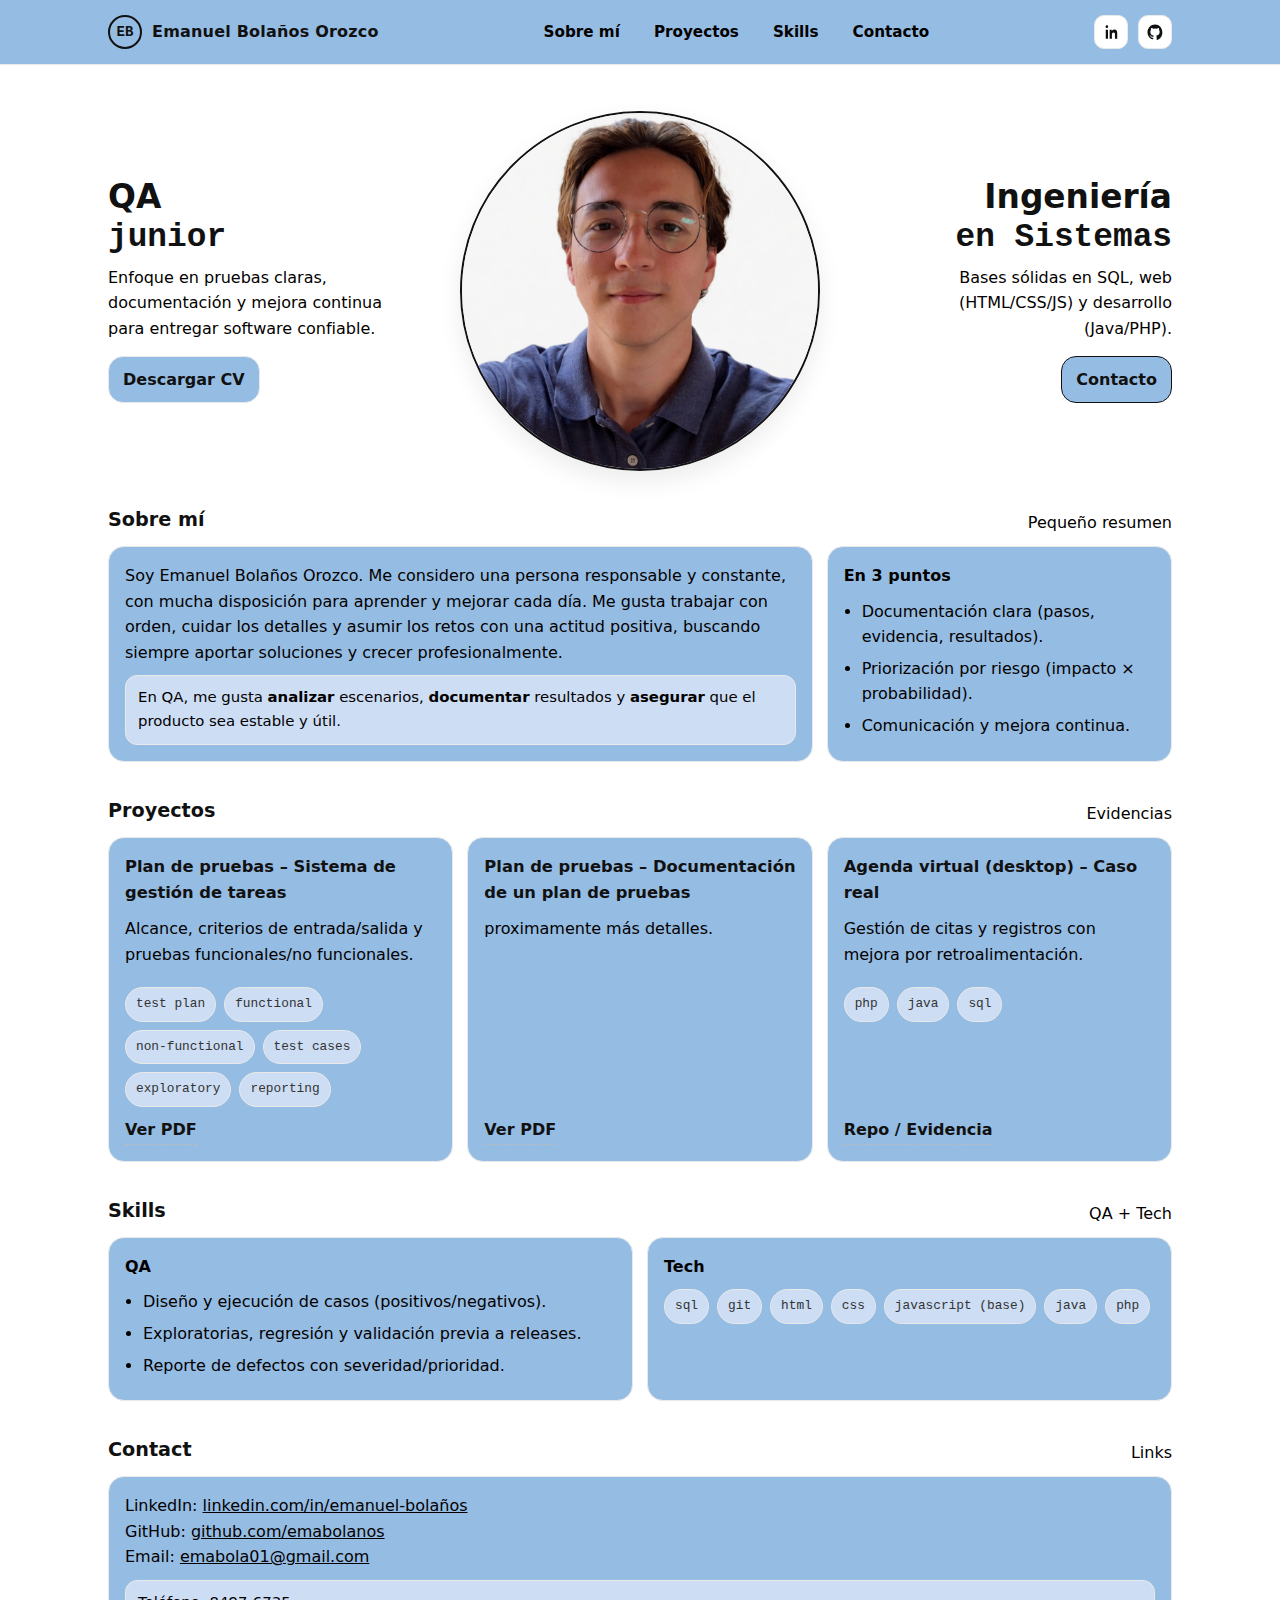
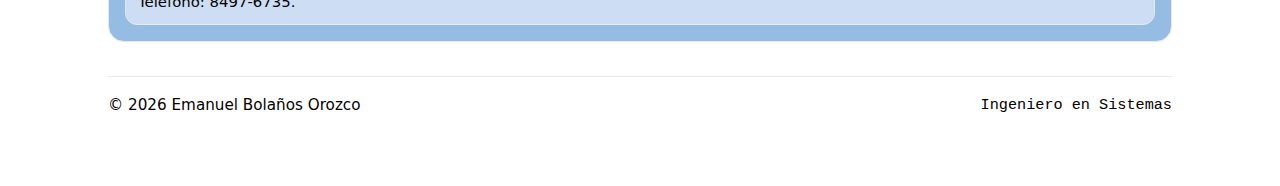
<file: index.html>
<!doctype html>
<html lang="es">
  <head>
    <meta charset="utf-8" />
    <meta name="viewport" content="width=device-width, initial-scale=1" />
    <meta http-equiv="refresh" content="0; url=./portafolio/" />
    <title>Redirecting…</title>
  </head>
  <body>
    <p>Redirigiendo a <a href="./portafolio/">/portafolio/</a>…</p>
  </body>
</html>
</file>
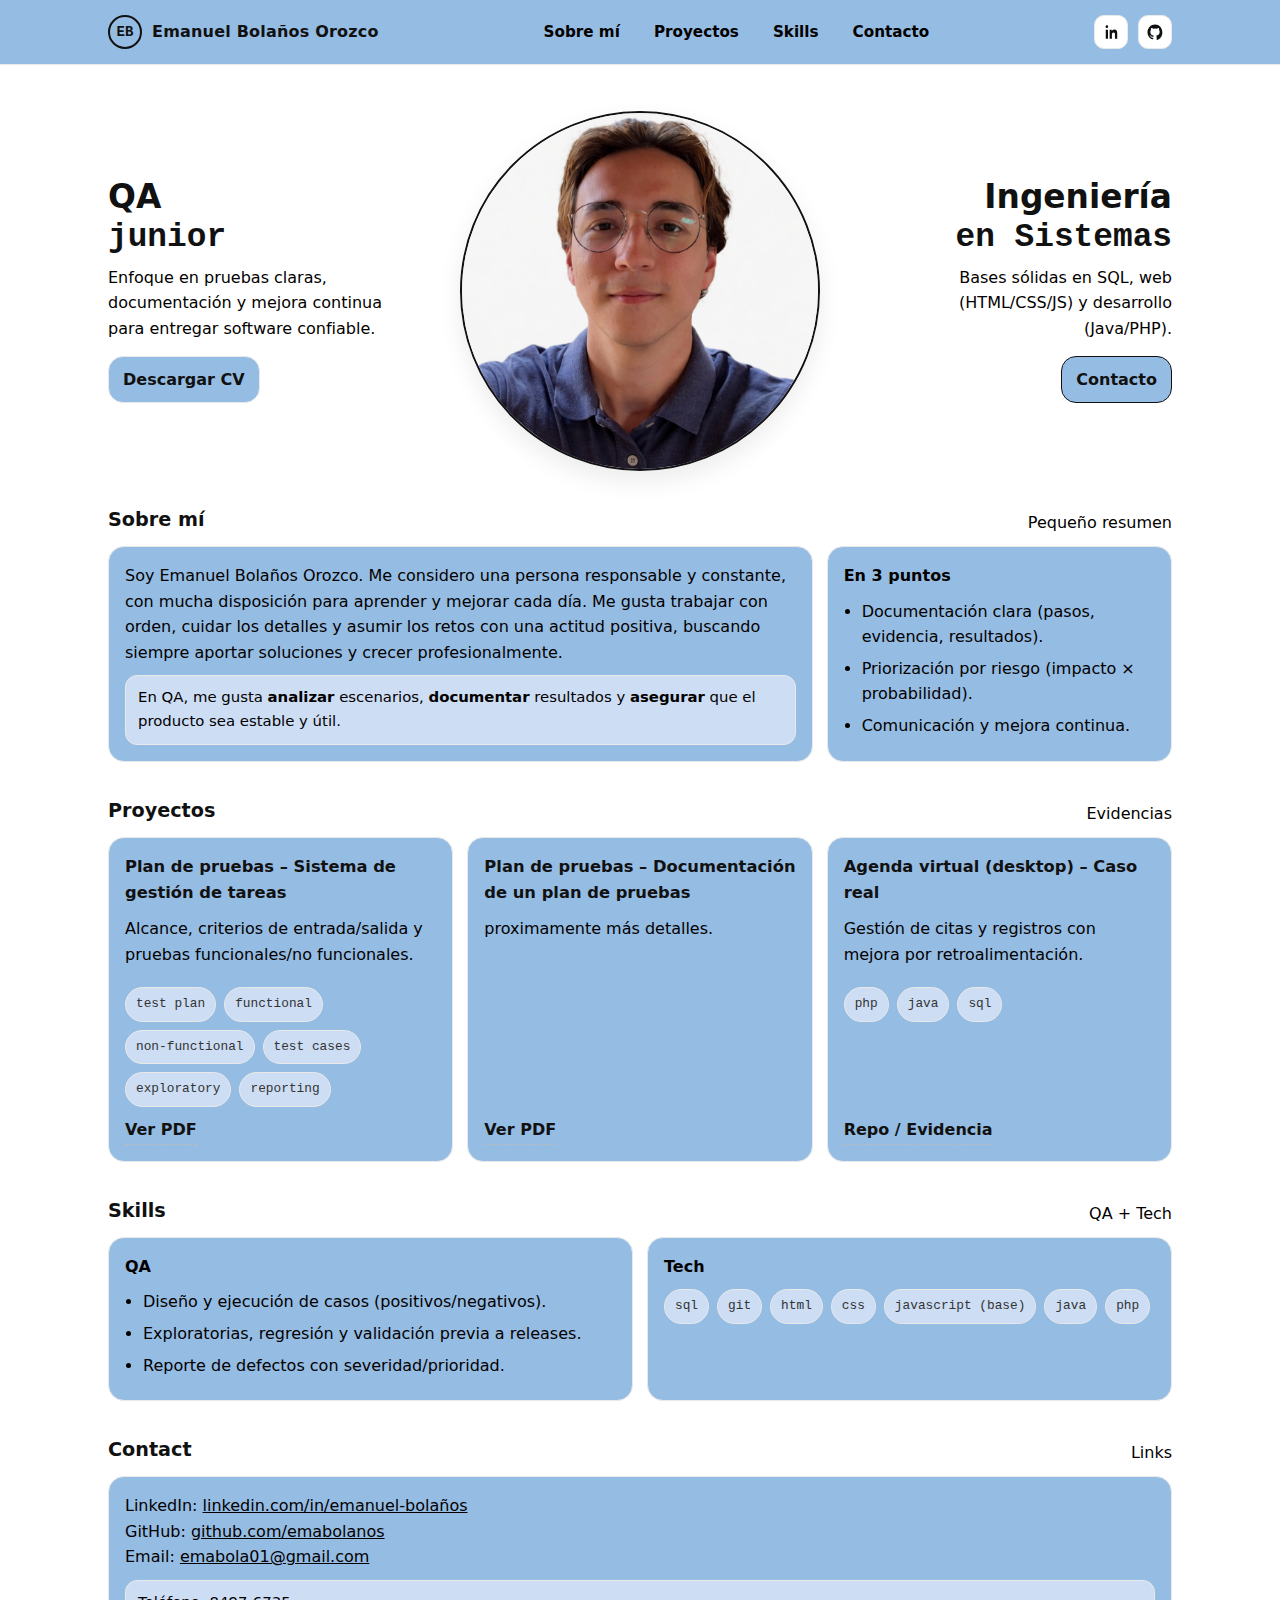
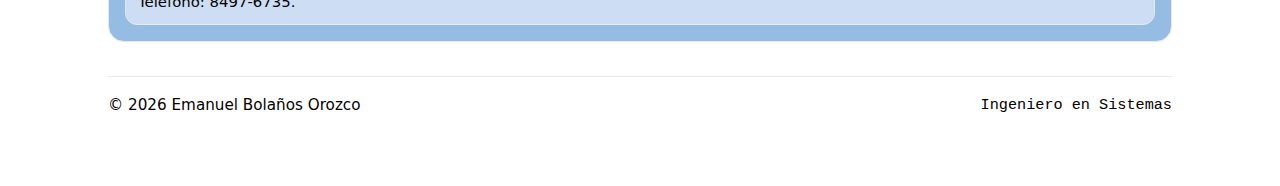
<file: portafolio/index.html>
<!doctype html>
<html lang="es">
<head>
  <meta charset="utf-8" />
  <meta name="viewport" content="width=device-width,initial-scale=1" />
  <meta name="description" content="Portafolio de Emanuel Bolaños Orozco (QA / Ingeniería en Sistemas): experiencia, proyectos y certificaciones." />
  <title>Emanuel Bolaños Orozco | QA & Ingeniería en Sistemas</title>
  <link rel="stylesheet" href="styles.css" />
</head>

<body>
  <!-- Top bar -->
  <header class="nav">
    <div class="nav-inner">
      <a class="brand" href="#top" aria-label="Ir al inicio">
        <span class="logo">EB</span>
        <span>Emanuel Bolaños Orozco</span>
      </a>

      <nav class="navlinks" aria-label="Navegación">
        <a href="#about">Sobre mí</a>
        <a href="#portfolio">Proyectos</a>
        <a href="#skills">Skills</a>
        <a href="#contact">Contacto</a>
      </nav>

      <div class="social" aria-label="Redes">
        <!-- LinkedIn -->
        <a class="iconbtn" href="https://www.linkedin.com/in/emanuel-bola%C3%B1os/" target="_blank" rel="noreferrer" aria-label="LinkedIn">
          <svg class="icon" viewBox="0 0 24 24" fill="none" aria-hidden="true">
            <path d="M6.5 6.7a1.8 1.8 0 1 1 0-3.6 1.8 1.8 0 0 1 0 3.6ZM5 21V9h3v12H5Zm5.3-12H13v1.6h.1c.4-.8 1.6-1.8 3.2-1.8 3.4 0 4 2.2 4 5.1V21h-3v-5.4c0-1.3 0-3-1.9-3s-2.2 1.4-2.2 2.9V21h-3V9Z" fill="#111"/>
          </svg>
        </a>
        <!-- GitHub -->
        <a class="iconbtn" href="https://github.com/emabolanos" target="_blank" rel="noreferrer" aria-label="GitHub">
          <svg class="icon" viewBox="0 0 24 24" fill="none" aria-hidden="true">
            <path d="M12 2C6.5 2 2 6.6 2 12.2c0 4.5 2.9 8.3 6.9 9.6.5.1.7-.2.7-.5v-1.8c-2.8.6-3.4-1.2-3.4-1.2-.4-1.2-1.1-1.5-1.1-1.5-.9-.6.1-.6.1-.6 1 .1 1.6 1.1 1.6 1.1.9 1.6 2.4 1.1 3 .9.1-.7.4-1.1.6-1.4-2.2-.3-4.6-1.1-4.6-5 0-1.1.4-2 .9-2.7-.1-.3-.4-1.2.1-2.5 0 0 .8-.3 2.7 1a9.2 9.2 0 0 1 5 0c1.9-1.3 2.7-1 2.7-1 .5 1.3.2 2.2.1 2.5.6.7.9 1.6.9 2.7 0 3.9-2.4 4.7-4.7 5 .4.3.7 1 .7 2.1v3.1c0 .3.2.6.7.5 4-1.3 6.9-5.1 6.9-9.6C22 6.6 17.5 2 12 2Z" fill="#111"/>
          </svg>
        </a>
      </div>
    </div>
  </header>

  <main class="wrap" id="top">
    <!-- HERO (clean split like the reference) -->
    <section class="hero" aria-label="Introducción">
      <div class="hero-side left">
        <h1>QA<br><span class="mono">junior</span></h1>
        <p class="tagline">Enfoque en pruebas claras, documentación y mejora continua para entregar software confiable.</p>

        <div class="hero-actions">
          <a class="btn ghost" href="assets/CV Emanuel Bolaños Orozco.pdf" download>Descargar CV</a>
        </div>
      </div>

      <div class="hero-photo">
        <!-- FOTO: reemplazá el src por tu imagen (ej: assets/profile.jpg) -->
        <div class="avatar" title="Emanuel">
          <img src="assets/ema.png" alt="Emanuel" />
        </div>
      </div>

      <div class="hero-side right">
        <h1>Ingeniería<br><span class="mono">en Sistemas</span></h1>
        <p class="tagline">Bases sólidas en SQL, web (HTML/CSS/JS) y desarrollo (Java/PHP).</p>

        <div class="hero-actions" style="justify-content:flex-end;">
          <a class="btn" href="#contact">Contacto</a>
        </div>
      </div>
    </section>

    <!-- ABOUT -->
    <section id="about" class="section">
      <div class="section-title">
        <h2>Sobre mí</h2>
        <p>Pequeño resumen</p>
      </div>

      <div class="grid">
        <div class="card col-8">
          <div class="content">
            <p class="p">
              Soy Emanuel Bolaños Orozco. Me considero una persona responsable y constante, con mucha disposición para aprender y mejorar cada día. Me gusta trabajar con orden, cuidar los detalles y asumir los retos con una actitud positiva, buscando siempre aportar soluciones y crecer profesionalmente.
            </p>
            <div class="note">
               En QA, me gusta <strong>analizar</strong> escenarios, <strong>documentar</strong> resultados y <strong>asegurar</strong> que el producto sea estable y útil.
            </div>
          </div>
        </div>

        <div class="card col-4">
          <div class="content">
            <p class="p"><strong>En 3 puntos</strong></p>
            <ul class="clean">
              <li>Documentación clara (pasos, evidencia, resultados).</li>
              <li>Priorización por riesgo (impacto × probabilidad).</li>
              <li>Comunicación y mejora continua.</li>
            </ul>
          </div>
        </div>
      </div>
    </section>

    <!-- PORTFOLIO -->
    <section id="portfolio" class="section">
      <div class="section-title">
        <h2>Proyectos</h2>
        <p>Evidencias</p>
      </div>

      <div class="grid">
        <div class="project col-4">
          <h3>Plan de pruebas – Sistema de gestión de tareas</h3>
          <p>Alcance, criterios de entrada/salida y pruebas funcionales/no funcionales.</p>
          <div class="tags">
            <span class="tag">test plan</span><span class="tag">functional</span><span class="tag">non-functional</span> <span class="tag">test cases</span><span class="tag">exploratory</span><span class="tag">reporting</span>
          </div>
          <div class="links">
            <a href="assets/plan de pruebas.pdf" target="_blank" rel="noreferrer">Ver PDF</a>
          </div>
        </div>

        <div class="project col-4">
          <h3>Plan de pruebas – Documentación de un plan de pruebas</h3>
          <p>proximamente más detalles.</p>
          <div class="tags">
            <!-- <span class="tag">test plan</span><span class="tag">functional</span><span class="tag">non-functional</span> <span class="tag">test cases</span><span class="tag">exploratory</span><span class="tag">reporting</span> -->
          </div>
          <div class="links">
            <a href="assets/plan-de-pruebas.pdf" target="_blank" rel="noreferrer">Ver PDF</a>
          </div>
        </div>

        <div class="project col-4">
          <h3>Agenda virtual (desktop) – Caso real</h3>
          <p>Gestión de citas y registros con mejora por retroalimentación.</p>
          <div class="tags">
            <span class="tag">php</span><span class="tag">java</span><span class="tag">sql</span>
          </div>
          <div class="links">
            <a href="https://github.com/emabolanos/agenda-clinica" target="_blank" rel="noreferrer">Repo / Evidencia</a>
          </div>
        </div>
      </div>

      <!--<div class="note">
        Tip: por si se me ocurre una nota
      </div> -->
    </section>

    <!-- SKILLS -->
    <section id="skills" class="section">
      <div class="section-title">
        <h2>Skills</h2>
        <p>QA + Tech</p>
      </div>

      <div class="grid">
        <div class="card col-6">
          <div class="content">
            <p class="p"><strong>QA</strong></p>
            <ul class="clean">
              <li>Diseño y ejecución de casos (positivos/negativos).</li>
              <li>Exploratorias, regresión y validación previa a releases.</li>
              <li>Reporte de defectos con severidad/prioridad.</li>
            </ul>
          </div>
        </div>

        <div class="card col-6">
          <div class="content">
            <p class="p"><strong>Tech</strong></p>
            <div class="tags">
              <span class="tag">sql</span><span class="tag">git</span><span class="tag">html</span><span class="tag">css</span>
              <span class="tag">javascript (base)</span><span class="tag">java</span><span class="tag">php</span>
            </div>
          </div>
        </div>
      </div>
    </section>

    <!-- CONTACT -->
    <section id="contact" class="section">
      <div class="section-title">
        <h2>Contact</h2>
        <p>Links</p>
      </div>

      <div class="card">
        <div class="content">
          <p class="p">
            LinkedIn: <a href="https://www.linkedin.com/in/emanuel-bola%C3%B1os/" target="_blank" rel="noreferrer">linkedin.com/in/emanuel-bolaños</a><br/>
            GitHub: <a href="https://github.com/emabolanos" target="_blank" rel="noreferrer">github.com/emabolanos</a><br/>
            Email: <a href="https://emabola01@gmail.com">emabola01@gmail.com</a>
          </p>
          <div class="note">
            Teléfono: 8497-6735.
          </div>
        </div>
      </div>
    </section>

    <footer class="footer">
      <span>© <span id="y"></span> Emanuel Bolaños Orozco</span>
      <span style="font-family:var(--mono)">Ingeniero en Sistemas</span>
    </footer>
  </main>

  <script>
    document.getElementById("y").textContent = new Date().getFullYear();
  </script>
</body>
</html>
</file>
<file: portafolio/styles.css>
:root{
  --bg: #ffffff;
  --text: #111111;
  --muted: #030000;
  --line: #e9e9e9;
  --soft: #dae5f7cc;
  --shadow: 0 10px 24px rgba(0,0,0,.08);
  --radius: 16px;
  --max: 1100px;
  --mono: ui-monospace, SFMono-Regular, Menlo, Monaco, Consolas, "Liberation Mono","Courier New", monospace;
  --sans: ui-sans-serif, system-ui, -apple-system, Segoe UI, Roboto, Helvetica, Arial, "Apple Color Emoji","Segoe UI Emoji";
}

*{ box-sizing: border-box; }
html,body{ height: 100%; }
body{
  margin: 0;
  font-family: var(--sans);
  color: var(--text);
  background: var(--bg);
  line-height: 1.6;
}

a{ color: inherit; }
.wrap{
  max-width: var(--max);
  margin: 0 auto;
  padding: 22px 18px 68px;
}

/* Top bar */
.nav{
  position: sticky;
  top: 0;
  z-index: 20;
  background: #95bce3;
  backdrop-filter: blur(10px);
  border-bottom: 1px solid var(--line);
}
.nav-inner{
  max-width: var(--max);
  margin: 0 auto;
  padding: 12px 18px;
  display: flex;
  align-items: center;
  justify-content: space-between;
  gap: 12px;
  font-weight: 800;
}
.brand{
  display:flex;
  align-items:center;
  gap:10px;
  font-weight: 900;
  text-decoration: none;
  letter-spacing: .2px;
}
.logo{
  width: 34px; height: 34px;
  border: 2px solid var(--text);
  border-radius: 999px;
  display:grid;
  place-items:center;
  font-family: var(--mono);
  font-weight: 900;
  font-size: 14px;
}
.navlinks{
  display: flex;
  gap: 14px;
  flex-wrap: wrap;
  align-items: center;
}
.navlinks a{
  text-decoration:none;
  color: var(--muted);
  font-weight: 800;
  font-size: .95rem;
  padding: 8px 10px;
  border-radius: 999px;
}
.navlinks a:hover{
  background: var(--soft);
  color: var(--text);
}
.social{
  display:flex; gap:10px; align-items:center;
}
.icon{
  width: 18px; height: 18px; display:inline-block;
}
.icon a{
  display:grid; place-items:center;
  width_toggle: 32px;
}
.iconbtn{
  width: 34px; height: 34px;
  border:1px solid var(--line);
  border-radius: 10px;
  display:grid; place-items:center;
  background: #fff;
}
.iconbtn:hover{ background: var(--soft); }

/* Hero split */
.hero{
  margin-top: 24px;
  display: grid;
  grid-template-columns: 1fr 420px 1fr;
  gap: 26px;
  align-items: center;
}
@media (max-width: 980px){
  .hero{ grid-template-columns: 1fr; gap: 18px; }
}

.hero-side h1{
  margin: 0 0 8px;
  font-size: 2.05rem;
  line-height: 1.15;
}
.hero-side .tagline{
  margin: 0;
  color: var(--muted);
  max-width: 45ch;
}
.hero-side .kicker{
  font-family: var(--mono);
  color: var(--muted);
  font-weight: 800;
  margin-bottom: 8px;
  letter-spacing: .3px;
}
.hero-side .mono{
  font-family: var(--mono);
}
.hero-side.right{
  text-align: right;
}
@media (max-width: 980px){
  .hero-side.right{ text-align: left; }
}

.hero-photo{
  display:flex;
  justify-content:center;
}
.avatar{
  width: 360px;
  height: 360px;
  border-radius: 999px;
  border: 2px solid var(--text);
  overflow: hidden;
  box-shadow: var(--shadow);
  background: var(--soft);
}
.avatar img{
  width: 100%;
  height: 100%;
  object-fit: cover;
  display:block;
}
.hero-actions{
  margin-top: 14px;
  display:flex;
  gap: 10px;
  flex-wrap: wrap;
  justify-content: flex-start;
}
.btn{
  display:inline-flex;
  align-items:center;
  justify-content:center;
  gap: 10px;
  padding: 10px 14px;
  border-radius: 15px;
  border: 1px solid var(--text);
  background: #95bce3;
  text-decoration: none;
  font-weight: 900;
}
.btn:hover{ background: var(--soft); }
.btn.ghost{
  border-color: var(--line);
  color: var(--text);
}
.btn.ghost:hover{ background: var(--soft); }

/* Sections */
.section{
  margin-top: 34px;
}
.section-title{
  display:flex;
  align-items:end;
  justify-content: space-between;
  gap: 12px;
  margin-bottom: 10px;
}
.section-title h2{
  margin: 0;
  font-size: 1.2rem;
}
.section-title p{
  margin: 0;
  color: var(--muted);
}

.grid{
  display:grid;
  grid-template-columns: repeat(12, 1fr);
  gap: 14px;
}
.col-12{ grid-column: span 12; }
.col-8{ grid-column: span 8; }
.col-6{ grid-column: span 6; }
.col-4{ grid-column: span 4; }
@media (max-width: 900px){
  .col-8,.col-6,.col-4{ grid-column: span 12; }
}

.card{
  border: 1px solid var(--line);
  border-radius: var(--radius);
  background: #95bce3;
}
.card .content{
  padding: 16px;
}
.p{ margin: 0; color: var(--muted); }

ul.clean{
  margin: 10px 0 0;
  padding-left: 18px;
  color: var(--muted);
}
ul.clean li{ margin: 6px 0; }

.tags{
  display:flex;
  flex-wrap: wrap;
  gap: 8px;
  margin-top: 10px;
}
.tag{
  font-family: var(--mono);
  font-size: .8rem;
  padding: 6px 10px;
  border-radius: 999px;
  border: 1px solid var(--line);
  background: var(--soft);
  color: #333;
}

.project{
  height:100%;
  display:flex;
  flex-direction:column;
  gap: 10px;
  padding: 16px;
  border-radius: var(--radius);
  border: 1px solid var(--line);
  background: #95bce3;
  justify-self: center;  /* centra la CARD dentro de su celda del grid */

}
.project h3{
  margin: 0;
  font-size: 1.02rem;
}
.project p{
  margin: 0;
  color: var(--muted);
}
.links{
  display:flex;
  gap: 12px;
  flex-wrap: wrap;
  margin-top: auto;
}
.links a{
  font-weight: 900;
  text-decoration: none;
  border-bottom: 1px dashed #bbb;
  padding-bottom: 2px;
}
.links a:hover{ border-bottom-color: var(--text); }

.note{
  margin-top: 10px;
  padding: 10px 12px;
  border-radius: 12px;
  border: 1px solid var(--line);
  background: var(--soft);
  color: var(--muted);
  font-size: .93rem;
}

/* Footer */
.footer{
  margin-top: 34px;
  border-top: 1px solid var(--line);
  padding-top: 16px;
  display:flex;
  justify-content: space-between;
  gap: 10px;
  flex-wrap: wrap;
  color: var(--muted);
  font-size: .95rem;
}
</file>
